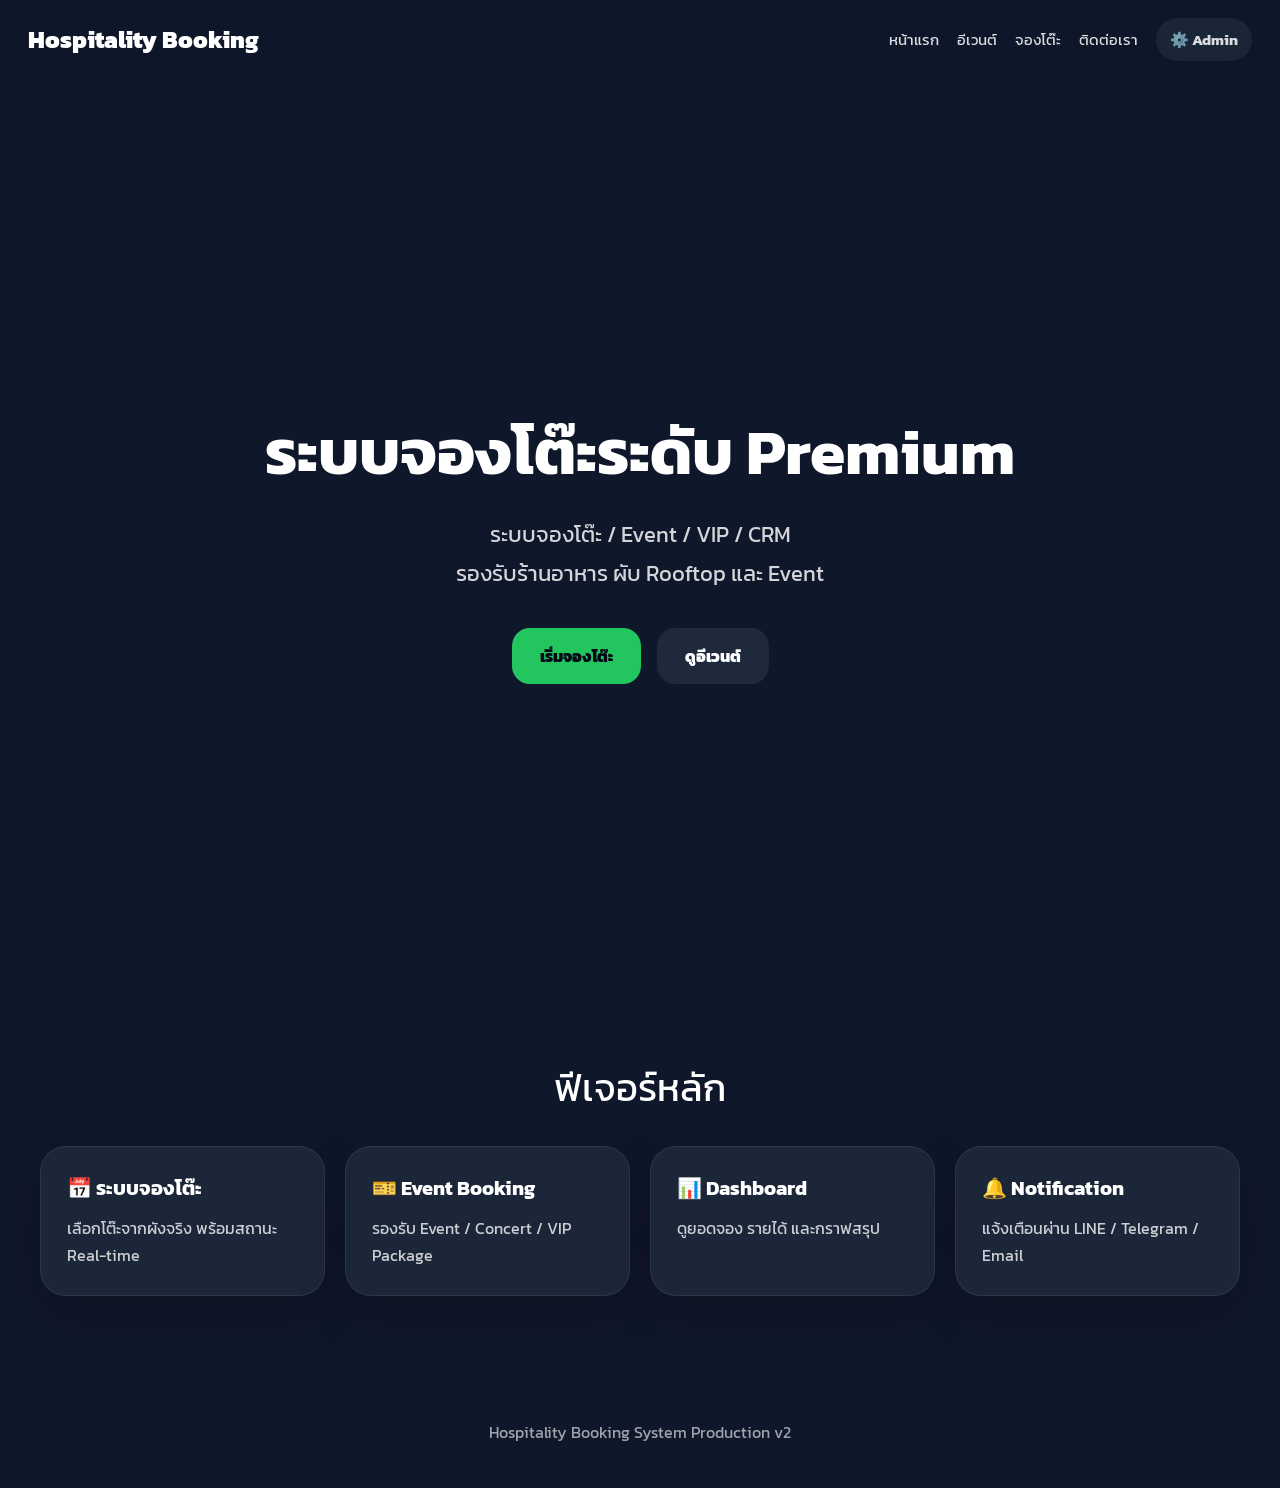
<file: index.html>
<!DOCTYPE html>
<html lang="th">
<head>
<meta charset="UTF-8">
<meta name="viewport" content="width=device-width, initial-scale=1.0">

<title>Hospitality Booking System</title>

<link rel="preconnect" href="https://fonts.googleapis.com">
<link rel="preconnect" href="https://fonts.gstatic.com" crossorigin>

<link href="https://fonts.googleapis.com/css2?family=Kanit:wght@400;500;600;700;800&display=swap" rel="stylesheet">

<link rel="stylesheet" href="assets/css/style.css">
  
</head>

<body>

<header>
<button class="menu-toggle" id="menuToggle">☰</button>
  
  <div class="logo">
    Hospitality Booking
  </div>

<div class="menu" id="mobileMenu">   
    <a href="#">หน้าแรก</a>
    <a href="#">อีเวนต์</a>
    <a href="#">จองโต๊ะ</a>
    <a href="#">ติดต่อเรา</a>

    <a href="admin.html" class="admin-btn">
      ⚙️ Admin
    </a>
  </div>

</header>

<section class="hero">

  <div class="hero-box">

    <h1>
      ระบบจองโต๊ะระดับ Premium
    </h1>

    <p>
      ระบบจองโต๊ะ / Event / VIP / CRM<br>
      รองรับร้านอาหาร ผับ Rooftop และ Event
    </p>

    <div class="buttons">

      <a href="#" class="btn btn-primary" id="bookingBtn">
  เริ่มจองโต๊ะ
</a>

      <a href="#" class="btn btn-secondary">
        ดูอีเวนต์
      </a>

    </div>

  </div>

</section>

<section class="section">

  <div class="container">

    <div class="title">
      ฟีเจอร์หลัก
    </div>

    <div class="cards">

      <div class="card">
        <h3>📅 ระบบจองโต๊ะ</h3>
        <p>
          เลือกโต๊ะจากผังจริง พร้อมสถานะ Real-time
        </p>
      </div>

      <div class="card">
        <h3>🎫 Event Booking</h3>
        <p>
          รองรับ Event / Concert / VIP Package
        </p>
      </div>

      <div class="card">
        <h3>📊 Dashboard</h3>
        <p>
          ดูยอดจอง รายได้ และกราฟสรุป
        </p>
      </div>

      <div class="card">
        <h3>🔔 Notification</h3>
        <p>
          แจ้งเตือนผ่าน LINE / Telegram / Email
        </p>
      </div>

    </div>

  </div>

</section>

<footer>
  Hospitality Booking System Production v2
</footer>

  <script src="assets/js/config.js"></script>
<script src="assets/js/app.js"></script>
  
</body>
</html>
</file>
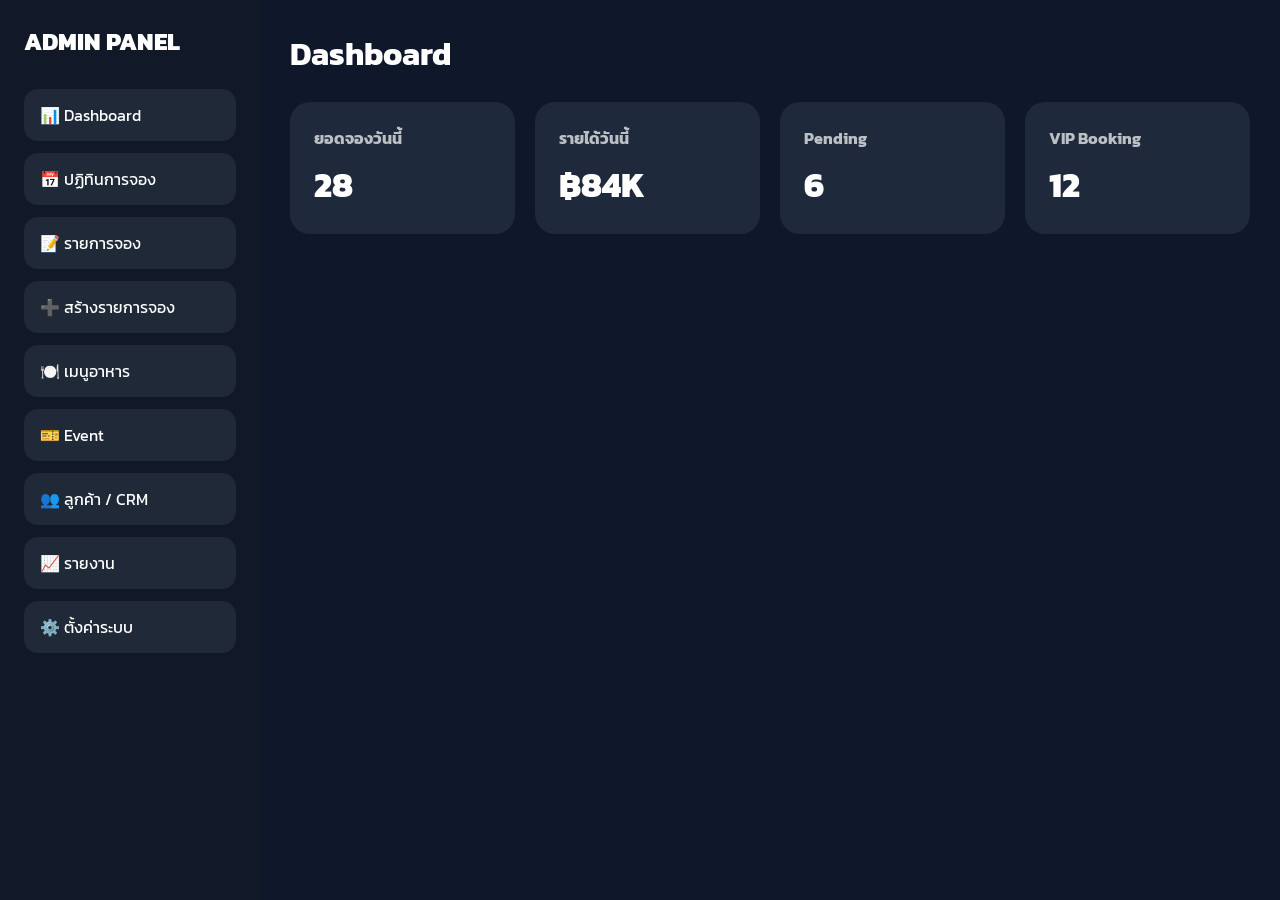
<file: admin.html>
<!DOCTYPE html>
<html lang="th">
<head>
  <meta charset="UTF-8">
  <meta name="viewport" content="width=device-width, initial-scale=1.0">
  <title>Admin Dashboard</title>

  <link rel="preconnect" href="https://fonts.googleapis.com">
  <link rel="preconnect" href="https://fonts.gstatic.com" crossorigin>

  <link href="https://fonts.googleapis.com/css2?family=Kanit:wght@400;500;600;700;800&display=swap" rel="stylesheet">

  <style>

    *{
      margin:0;
      padding:0;
      box-sizing:border-box;
      font-family:'Kanit',sans-serif;
    }

    body{
      background:#0f172a;
      color:white;
      display:flex;
      min-height:100vh;
    }

    .sidebar{
      width:260px;
      background:#111827;
      padding:24px;
    }

    .logo{
      font-size:24px;
      font-weight:800;
      margin-bottom:30px;
    }

    .menu{
      display:flex;
      flex-direction:column;
      gap:12px;
    }

    .menu a{
      text-decoration:none;
      color:white;
      background:#1f2937;
      padding:14px 16px;
      border-radius:14px;
    }

    .content{
      flex:1;
      padding:30px;
    }

    .title{
      font-size:32px;
      margin-bottom:24px;
      font-weight:700;
    }

    .cards{
      display:grid;
      grid-template-columns:repeat(auto-fit,minmax(220px,1fr));
      gap:20px;
    }

    .card{
      background:#1e293b;
      padding:24px;
      border-radius:20px;
    }

    .card h3{
      font-size:16px;
      opacity:.7;
      margin-bottom:10px;
    }

    .card .value{
      font-size:34px;
      font-weight:800;
    }

    @media(max-width:768px){

      body{
        flex-direction:column;
      }

      .sidebar{
        width:100%;
      }

    }

  </style>
</head>
<body>

  <div class="sidebar">

    <div class="logo">
      ADMIN PANEL
    </div>

    <div class="menu">
      <a href="#">📊 Dashboard</a>
      <a href="#">📅 ปฏิทินการจอง</a>
      <a href="#">📝 รายการจอง</a>
      <a href="#">➕ สร้างรายการจอง</a>
      <a href="#">🍽️ เมนูอาหาร</a>
      <a href="#">🎫 Event</a>
      <a href="#">👥 ลูกค้า / CRM</a>
      <a href="#">📈 รายงาน</a>
      <a href="#">⚙️ ตั้งค่าระบบ</a>
    </div>

  </div>

  <div class="content">

    <div class="title">
      Dashboard
    </div>

    <div class="cards">

      <div class="card">
        <h3>ยอดจองวันนี้</h3>
        <div class="value">28</div>
      </div>

      <div class="card">
        <h3>รายได้วันนี้</h3>
        <div class="value">฿84K</div>
      </div>

      <div class="card">
        <h3>Pending</h3>
        <div class="value">6</div>
      </div>

      <div class="card">
        <h3>VIP Booking</h3>
        <div class="value">12</div>
      </div>

    </div>

  </div>

</body>
</html>
</file>
<file: assets/css/style.css>
*{
  margin:0;
  padding:0;
  box-sizing:border-box;
  font-family:'Kanit',sans-serif;
}

body{
  background:#0f172a;
  color:white;
}

header{
  position:sticky;
  top:0;
  z-index:100;
  background:rgba(15,23,42,.92);
  backdrop-filter:blur(16px);

  padding:18px 28px;

  display:flex;
  justify-content:space-between;
  align-items:center;
}

.logo{
  font-size:24px;
  font-weight:800;
}

.menu{
  display:flex;
  gap:18px;
  align-items:center;
}

.menu a{
  color:white;
  text-decoration:none;
  font-size:15px;
  opacity:.85;
}

.menu a:hover{
  opacity:1;
}

.admin-btn{
  background:#1e293b;
  padding:10px 14px;
  border-radius:999px;
  font-weight:700;
}

.hero{
  min-height:100vh;

  display:flex;
  justify-content:center;
  align-items:center;

  text-align:center;

  padding:120px 20px 80px;
}

.hero-box{
  width:100%;
  max-width:900px;
  margin:auto;
}

.hero h1{
  font-size:64px;
  line-height:1.2;
  margin-bottom:24px;
}

.hero p{
  font-size:22px;
  opacity:.82;
  line-height:1.8;
}

.buttons{
  margin-top:34px;

  display:flex;
  justify-content:center;
  gap:16px;

  flex-wrap:wrap;
}

.btn{
  padding:16px 28px;
  border-radius:18px;
  text-decoration:none;
  font-weight:800;

  display:inline-block;
}

.btn-primary{
  background:#22c55e;
  color:#020617;
}

.btn-secondary{
  background:#1e293b;
  color:white;
}

.section{
  padding:80px 20px;
}

.container{
  max-width:1200px;
  margin:auto;
}

.title{
  font-size:38px;
  margin-bottom:30px;
  text-align:center;
}

.cards{
  display:grid;
  grid-template-columns:repeat(auto-fit,minmax(260px,1fr));
  gap:20px;
}

.card{
  background:rgba(30,41,59,.88);

  padding:26px;

  border-radius:26px;

  border:1px solid rgba(255,255,255,.08);

  box-shadow:0 18px 50px rgba(0,0,0,.18);
}

.card h3{
  margin-bottom:12px;
  font-size:20px;
}

.card p{
  opacity:.78;
  line-height:1.7;
}

footer{
  padding:44px 20px;
  text-align:center;
  opacity:.6;
}

@media(max-width:768px){

  header{
    padding:16px 18px;
  }

  .logo{
    font-size:20px;
  }

  .menu a:not(.admin-btn){
    display:none;
  }

  .hero{
    min-height:86vh;
    padding:90px 20px 60px;
  }

  .hero h1{
    font-size:38px;
  }

  .hero p{
    font-size:16px;
  }

  .title{
    font-size:30px;
  }

}
.menu-toggle{
  display:none;

  background:#1e293b;
  border:none;

  color:white;

  width:44px;
  height:44px;

  border-radius:12px;

  font-size:22px;
}

@media(max-width:768px){

  header{
    position:relative;
  }

  .menu-toggle{
    display:block;
  }

  .menu{
    position:absolute;

    top:80px;
    right:18px;

    width:220px;

    background:#111827;

    border-radius:20px;

    padding:16px;

    display:none;

    flex-direction:column;

    box-shadow:0 20px 50px rgba(0,0,0,.35);
  }

  .menu.active{
    display:flex;
  }

  .menu a{
    display:block !important;
    padding:10px 0;
  }

}
</file>
